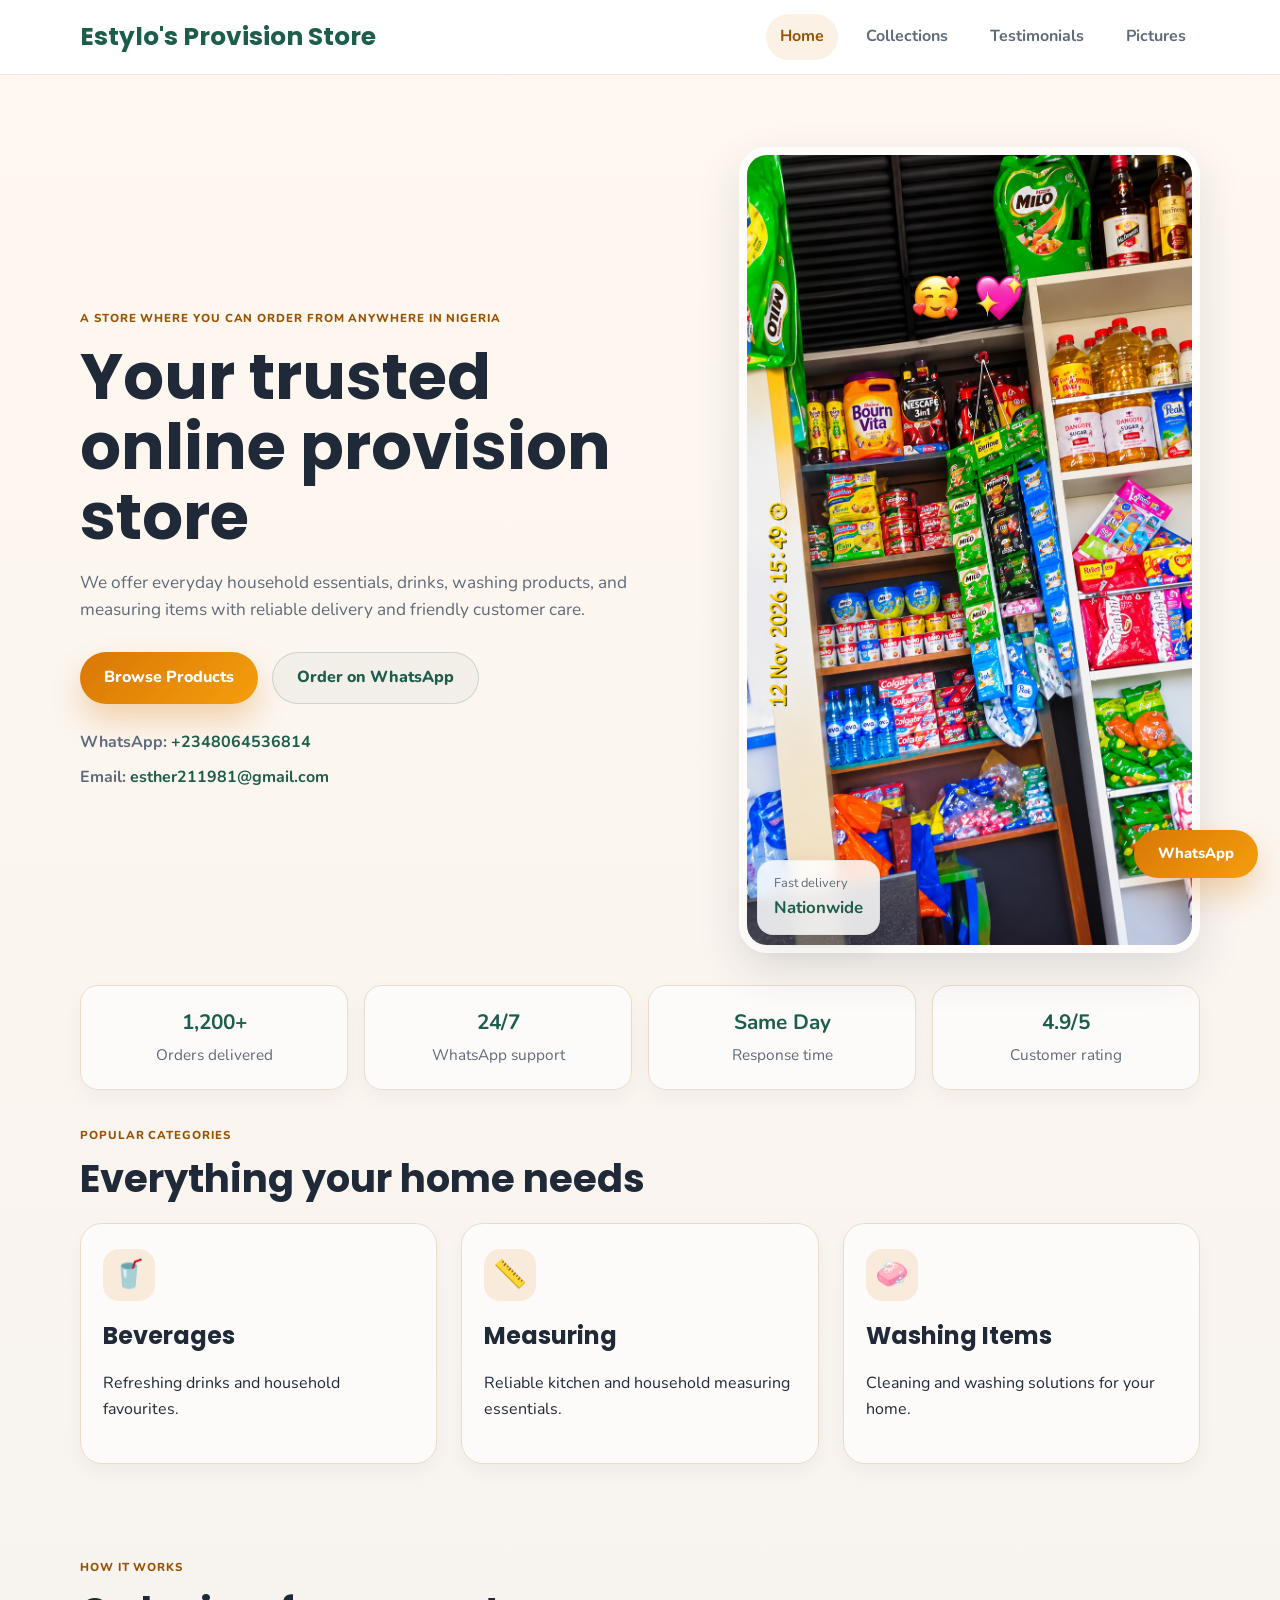
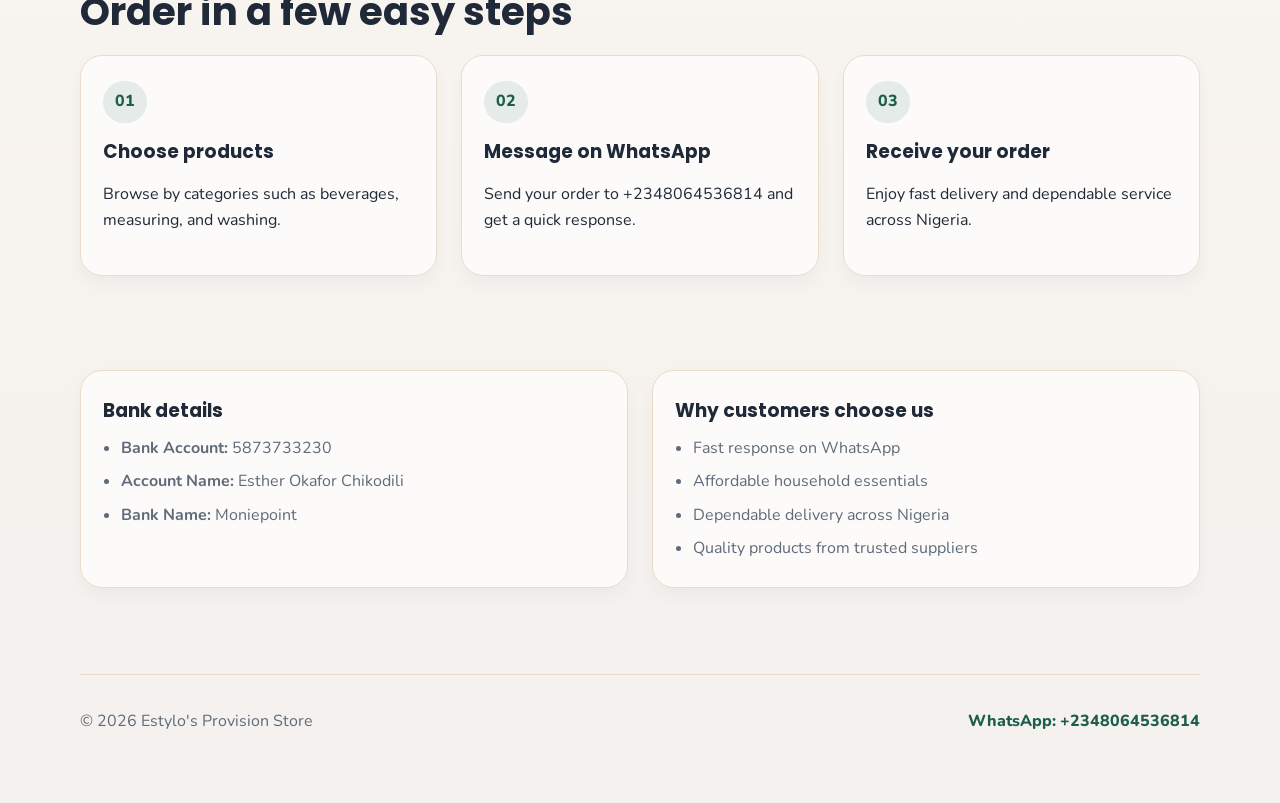
<file: index.html>
<!DOCTYPE html>
<html lang="en">

<head>
    <meta charset="UTF-8">
    <meta name="viewport" content="width=device-width, initial-scale=1.0">
    <title>Estylo's Provision Store</title>
    <meta name="description" content="Estylo's Provision Store delivers household and grocery essentials across Nigeria.">
    <link rel="preconnect" href="https://fonts.googleapis.com">
    <link rel="preconnect" href="https://fonts.gstatic.com" crossorigin>
    <link href="https://fonts.googleapis.com/css2?family=Nunito:wght@400;600;700;800&family=Poppins:wght@500;600;700&display=swap" rel="stylesheet">
    <link rel="stylesheet" href="styles.css">
</head>

<body>
    <header class="site-header">
        <div class="container nav-wrap">
            <a href="index.html" class="brand">Estylo's Provision Store</a>
            <nav class="main-nav" aria-label="Main navigation">
                <a href="index.html" class="active">Home</a>
                <a href="collections.html">Collections</a>
                <a href="testimonies.html">Testimonials</a>
                <a href="pictures.html">Pictures</a>
            </nav>
        </div>
    </header>

    <main>
        <section class="hero">
            <div class="container hero-grid">
                <div class="hero-copy">
                    <p class="eyebrow">A store where you can order from anywhere in Nigeria</p>
                    <h1>Your trusted online provision store</h1>
                    <p class="lead">We offer everyday household essentials, drinks, washing products, and measuring items with reliable delivery and friendly customer care.</p>

                    <div class="cta-row">
                        <a class="primary-btn" href="collections.html">Browse Products</a>
                        <a class="secondary-btn" href="https://wa.me/2348064536814" target="_blank" rel="noreferrer">Order on WhatsApp</a>
                    </div>

                    <ul class="contact-list" aria-label="Store contact details">
                        <li><strong>WhatsApp:</strong> <a href="https://wa.me/2348064536814" target="_blank" rel="noreferrer">+2348064536814</a></li>
                        <li><strong>Email:</strong> <a href="mailto:esther211981@gmail.com">esther211981@gmail.com</a></li>
                    </ul>
                </div>

                <div class="hero-visual">
                    <div class="mini-trust-card">
                        <span>Fast delivery</span>
                        <strong>Nationwide</strong>
                    </div>
                    <img src="shop-main.png" alt="Estylo's provision store display and products">
                </div>
            </div>
        </section>

        <section class="stats-strip">
            <div class="container stats-grid">
                <div class="stat-box">
                    <strong>1,200+</strong>
                    <span>Orders delivered</span>
                </div>
                <div class="stat-box">
                    <strong>24/7</strong>
                    <span>WhatsApp support</span>
                </div>
                <div class="stat-box">
                    <strong>Same Day</strong>
                    <span>Response time</span>
                </div>
                <div class="stat-box">
                    <strong>4.9/5</strong>
                    <span>Customer rating</span>
                </div>
            </div>
        </section>

        <section class="feature-strip">
            <div class="container section-header">
                <p class="eyebrow">Popular categories</p>
                <h2>Everything your home needs</h2>
            </div>
            <div class="container feature-grid">
                <div class="feature-item">
                    <div class="icon-badge">🥤</div>
                    <h2>Beverages</h2>
                    <p>Refreshing drinks and household favourites.</p>
                </div>
                <div class="feature-item">
                    <div class="icon-badge">📏</div>
                    <h2>Measuring</h2>
                    <p>Reliable kitchen and household measuring essentials.</p>
                </div>
                <div class="feature-item">
                    <div class="icon-badge">🧼</div>
                    <h2>Washing Items</h2>
                    <p>Cleaning and washing solutions for your home.</p>
                </div>
            </div>
        </section>

        <section class="how-it-works">
            <div class="container section-header">
                <p class="eyebrow">How it works</p>
                <h2>Order in a few easy steps</h2>
            </div>
            <div class="container steps-grid">
                <article class="step-card">
                    <span class="step-number">01</span>
                    <h3>Choose products</h3>
                    <p>Browse by categories such as beverages, measuring, and washing.</p>
                </article>
                <article class="step-card">
                    <span class="step-number">02</span>
                    <h3>Message on WhatsApp</h3>
                    <p>Send your order to +2348064536814 and get a quick response.</p>
                </article>
                <article class="step-card">
                    <span class="step-number">03</span>
                    <h3>Receive your order</h3>
                    <p>Enjoy fast delivery and dependable service across Nigeria.</p>
                </article>
            </div>
        </section>

        <section class="info-panel">
            <div class="container info-grid">
                <article class="info-card">
                    <h3>Bank details</h3>
                    <ul>
                        <li><strong>Bank Account:</strong> 5873733230</li>
                        <li><strong>Account Name:</strong> Esther Okafor Chikodili</li>
                        <li><strong>Bank Name:</strong> Moniepoint</li>
                    </ul>
                </article>

                <article class="info-card">
                    <h3>Why customers choose us</h3>
                    <ul>
                        <li>Fast response on WhatsApp</li>
                        <li>Affordable household essentials</li>
                        <li>Dependable delivery across Nigeria</li>
                        <li>Quality products from trusted suppliers</li>
                    </ul>
                </article>
            </div>
        </section>
    </main>

    <footer class="site-footer">
        <div class="container footer-wrap">
            <p>© <span data-current-year></span> Estylo's Provision Store</p>
            <a href="https://wa.me/2348064536814" target="_blank" rel="noreferrer">WhatsApp: +2348064536814</a>
        </div>
    </footer>

    <a class="floating-whatsapp" href="https://wa.me/2348064536814" target="_blank" rel="noreferrer" aria-label="Chat on WhatsApp">
        WhatsApp
    </a>

    <script src="script.js"></script>
</body>

</html>
</file>
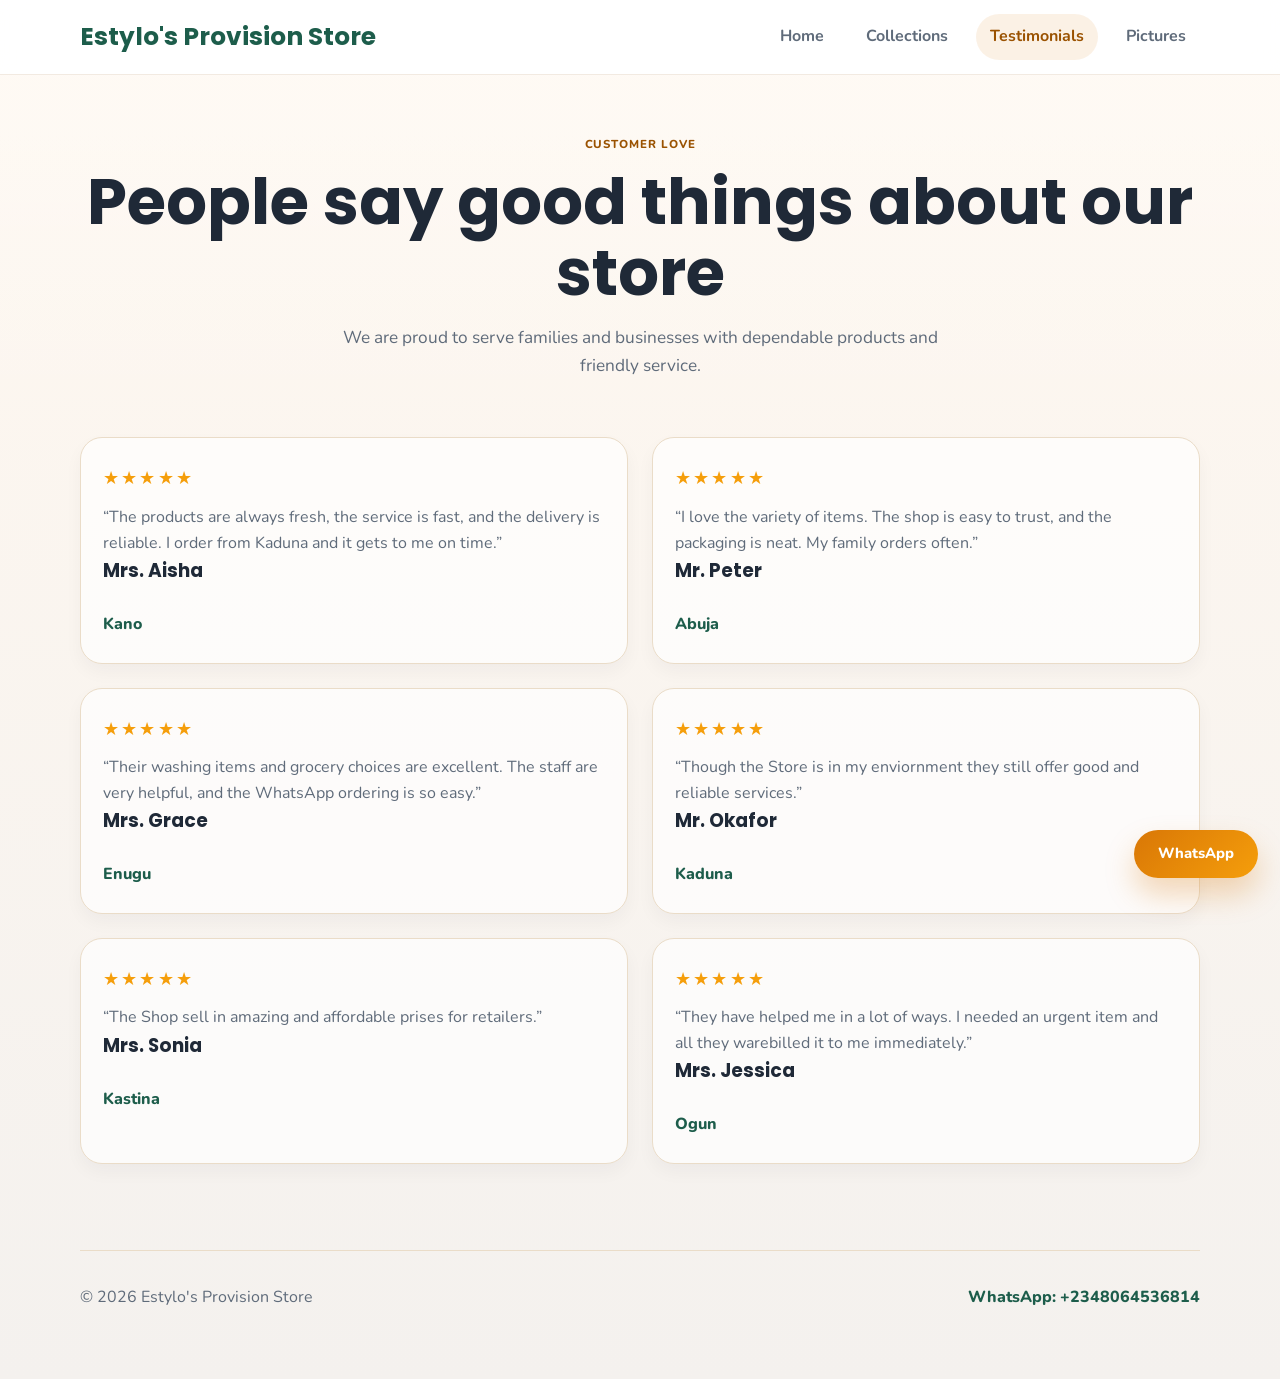
<file: testimonies.html>
<!DOCTYPE html>
<html lang="en">

<head>
    <meta charset="UTF-8">
    <meta name="viewport" content="width=device-width, initial-scale=1.0">
    <title>Testimonials | Estylo's Provision Store</title>
    <meta name="description" content="Customer testimonials for Estylo's Provision Store.">
    <link rel="preconnect" href="https://fonts.googleapis.com">
    <link rel="preconnect" href="https://fonts.gstatic.com" crossorigin>
    <link href="https://fonts.googleapis.com/css2?family=Nunito:wght@400;600;700;800&family=Poppins:wght@500;600;700&display=swap" rel="stylesheet">
    <link rel="stylesheet" href="styles.css">
</head>

<body>
    <header class="site-header">
        <div class="container nav-wrap">
            <a href="index.html" class="brand">Estylo's Provision Store</a>
            <nav class="main-nav" aria-label="Main navigation">
                <a href="index.html">Home</a>
                <a href="collections.html">Collections</a>
                <a href="testimonies.html" class="active">Testimonials</a>
                <a href="pictures.html">Pictures</a>
            </nav>
        </div>
    </header>

    <main>
        <section class="page-hero soft-hero">
            <div class="container center-copy">
                <p class="eyebrow">Customer love</p>
                <h1>People say good things about our store</h1>
                <p class="lead">We are proud to serve families and businesses with dependable products and friendly service.</p>
            </div>
        </section>

        <section class="testimonials-wrap">
            <div class="container testimonials-grid">
                <article class="testimonial-card">
                    <div class="stars" aria-label="Five star rating">★★★★★</div>
                    <p>“The products are always fresh, the service is fast, and the delivery is reliable. I order from Kaduna and it gets to me on time.”</p>
                    <h3>Mrs. Aisha</h3>
                    <span>Kano</span>
                </article>

                <article class="testimonial-card">
                    <div class="stars" aria-label="Five star rating">★★★★★</div>
                    <p>“I love the variety of items. The shop is easy to trust, and the packaging is neat. My family orders often.”</p>
                    <h3>Mr. Peter</h3>
                    <span>Abuja</span>
                </article>

                <article class="testimonial-card">
                    <div class="stars" aria-label="Five star rating">★★★★★</div>
                    <p>“Their washing items and grocery choices are excellent. The staff are very helpful, and the WhatsApp ordering is so easy.”</p>
                    <h3>Mrs. Grace</h3>
                    <span>Enugu</span>
                </article>

                <article class="testimonial-card">
                    <div class="stars" aria-label="Five star rating">★★★★★</div>
                    <p>“Though the Store is in my enviornment they still offer good and reliable services.”</p>
                    <h3>Mr. Okafor</h3>
                    <span>Kaduna</span>
                </article>

                <article class="testimonial-card">
                    <div class="stars" aria-label="Five star rating">★★★★★</div>
                    <p>“The Shop sell in amazing and affordable prises for retailers.”</p>
                    <h3>Mrs. Sonia</h3>
                    <span>Kastina</span>
                </article>
                <article class="testimonial-card">
                    <div class="stars" aria-label="Five star rating">★★★★★</div>
                    <p>“They have helped me in a lot of ways. I needed an urgent item and all they warebilled it to me immediately.”</p>
                    <h3>Mrs. Jessica</h3>
                    <span>Ogun</span>
                </article>
                
            </div>
        </section>
    </main>

    <footer class="site-footer">
        <div class="container footer-wrap">
            <p>© <span data-current-year></span> Estylo's Provision Store</p>
            <a href="https://wa.me/2348064536814" target="_blank" rel="noreferrer">WhatsApp: +2348064536814</a>
        </div>
    </footer>

    <a class="floating-whatsapp" href="https://wa.me/2348064536814" target="_blank" rel="noreferrer" aria-label="Chat on WhatsApp">
        WhatsApp
    </a>

    <script src="script.js"></script>
</body>

</html>
</file>
<file: styles.css>
:root {
    --bg: #f7f3ee;
    --panel: #ffffff;
    --panel-soft: #fffaf4;
    --primary: #d97706;
    --primary-dark: #9a5201;
    --secondary: #1d5d4b;
    --text: #1f2937;
    --muted: #5f6b7a;
    --line: #eadcc8;
    --shadow: 0 18px 45px rgba(31, 41, 55, 0.12);
}

* {
    box-sizing: border-box;
}

html {
    scroll-behavior: smooth;
}

body {
    margin: 0;
    font-family: 'Nunito', sans-serif;
    background: linear-gradient(180deg, #fff8f0 0%, #f4f1ee 100%);
    color: var(--text);
    line-height: 1.6;
}

a {
    color: inherit;
    text-decoration: none;
}

img {
    max-width: 100%;
    display: block;
}

button,
input {
    font: inherit;
}

.container {
    width: min(1120px, calc(100% - 32px));
    margin: 0 auto;
}

.site-header {
    position: sticky;
    top: 0;
    z-index: 100;
    background: rgba(255, 255, 255, 0.94);
    backdrop-filter: blur(14px);
    border-bottom: 1px solid rgba(197, 159, 118, 0.22);
}

.nav-wrap {
    display: flex;
    align-items: center;
    justify-content: space-between;
    min-height: 74px;
    gap: 16px;
}

.brand {
    font-family: 'Poppins', sans-serif;
    font-weight: 700;
    font-size: clamp(1.15rem, 2vw, 1.55rem);
    color: var(--secondary);
}

.main-nav {
    display: flex;
    flex-wrap: wrap;
    align-items: center;
    justify-content: flex-end;
    gap: 14px;
}

.main-nav a {
    padding: 10px 14px;
    border-radius: 999px;
    color: var(--muted);
    font-weight: 700;
    transition: 0.2s ease;
}

.main-nav a:hover,
.main-nav a.active {
    background: rgba(217, 119, 6, 0.1);
    color: var(--primary-dark);
}

.hero {
    padding: 72px 0 24px;
}

.hero-grid {
    display: grid;
    grid-template-columns: 1.15fr 0.85fr;
    align-items: center;
    gap: 36px;
}

.eyebrow {
    margin: 0 0 14px;
    color: var(--primary-dark);
    font-weight: 800;
    letter-spacing: 0.08em;
    text-transform: uppercase;
    font-size: 0.72rem;
}

.hero-copy h1,
.page-hero h1,
.section-header h2 {
    font-family: 'Poppins', sans-serif;
    line-height: 1.1;
    margin: 0 0 16px;
    color: var(--text);
}

.hero-copy h1,
.page-hero h1 {
    font-size: clamp(2.3rem, 5vw, 4rem);
}

.section-header {
    margin-bottom: 22px;
}

.section-header h2 {
    font-size: clamp(1.8rem, 3vw, 2.7rem);
}

.lead {
    max-width: 620px;
    font-size: 1.08rem;
    color: var(--muted);
    margin: 0;
}

.cta-row {
    display: flex;
    flex-wrap: wrap;
    gap: 14px;
    margin-top: 28px;
}

.primary-btn,
.secondary-btn,
.category-button,
.floating-whatsapp {
    display: inline-flex;
    align-items: center;
    justify-content: center;
    min-height: 48px;
    padding: 12px 24px;
    border-radius: 999px;
    border: none;
    cursor: pointer;
    font-weight: 800;
    transition: transform 0.2s ease, box-shadow 0.2s ease;
}

.primary-btn,
.floating-whatsapp {
    background: linear-gradient(135deg, var(--primary), #f59e0b);
    color: white;
    box-shadow: 0 16px 30px rgba(217, 119, 6, 0.28);
}

.secondary-btn {
    border: 1px solid rgba(29, 93, 75, 0.18);
    background: rgba(29, 93, 75, 0.04);
    color: var(--secondary);
}

.primary-btn:hover,
.secondary-btn:hover,
.category-button:hover,
.floating-whatsapp:hover {
    transform: translateY(-1px);
}

.contact-list {
    list-style: none;
    padding: 0;
    margin: 26px 0 0;
    display: grid;
    gap: 10px;
    color: var(--muted);
    font-size: 1rem;
}

.contact-list a {
    color: var(--secondary);
    font-weight: 700;
}

.hero-visual {
    position: relative;
}

.hero-visual img {
    border-radius: 28px;
    box-shadow: var(--shadow);
    border: 8px solid rgba(255, 255, 255, 0.8);
}

.mini-trust-card {
    position: absolute;
    left: 18px;
    bottom: 18px;
    display: inline-flex;
    flex-direction: column;
    gap: 2px;
    padding: 12px 16px;
    background: rgba(255, 255, 255, 0.85);
    border: 1px solid rgba(29, 93, 75, 0.06);
    border-radius: 16px;
    box-shadow: 0 10px 25px rgba(15, 23, 42, 0.12);
    backdrop-filter: blur(8px);
}

.mini-trust-card span {
    color: var(--muted);
    font-size: 0.8rem;
}

.mini-trust-card strong {
    color: var(--secondary);
    font-size: 1.05rem;
}

.stats-strip {
    padding: 8px 0 10px;
}

.stats-grid {
    display: grid;
    grid-template-columns: repeat(4, minmax(0, 1fr));
    gap: 16px;
}

.stat-box {
    background: rgba(255, 255, 255, 0.68);
    border: 1px solid var(--line);
    border-radius: 18px;
    padding: 20px 18px;
    text-align: center;
    box-shadow: 0 8px 20px rgba(15, 23, 42, 0.04);
}

.stat-box strong {
    display: block;
    font-size: 1.3rem;
    color: var(--secondary);
    margin-bottom: 4px;
}

.stat-box span {
    color: var(--muted);
    font-size: 0.96rem;
}

.feature-strip,
.how-it-works,
.info-panel,
.collection-section,
.testimonials-wrap,
.gallery-section {
    padding: 26px 0 68px;
}

.feature-grid,
.steps-grid,
.info-grid,
.testimonials-grid,
.gallery-grid {
    display: grid;
    gap: 24px;
}

.feature-grid,
.steps-grid {
    grid-template-columns: repeat(3, minmax(0, 1fr));
}

.feature-item,
.info-card,
.testimonial-card,
.step-card {
    background: rgba(255, 255, 255, 0.7);
    border: 1px solid var(--line);
    border-radius: 22px;
    padding: 25px 22px;
    box-shadow: 0 8px 18px rgba(15, 23, 42, 0.04);
}

.icon-badge {
    width: 52px;
    height: 52px;
    display: grid;
    place-items: center;
    border-radius: 16px;
    background: rgba(217, 119, 6, 0.12);
    font-size: 1.7rem;
    margin-bottom: 16px;
}

.feature-item h2,
.info-card h3,
.testimonial-card h3,
.step-card h3 {
    margin-top: 0;
    margin-bottom: 10px;
    font-family: 'Poppins', sans-serif;
}

.step-number {
    display: inline-block;
    margin-bottom: 14px;
    padding: 8px 12px;
    border-radius: 999px;
    background: rgba(29, 93, 75, 0.1);
    color: var(--secondary);
    font-weight: 800;
}

.info-grid {
    grid-template-columns: repeat(2, minmax(0, 1fr));
}

.info-card ul,
.testimonial-card p {
    margin: 0;
    color: var(--muted);
}

.info-card ul {
    padding-left: 18px;
}

.info-card li + li {
    margin-top: 8px;
}

.page-hero {
    padding: 60px 0 32px;
}

.soft-hero {
    background: linear-gradient(180deg, rgba(255,255,255,0.3), rgba(255,255,255,0) 100%);
}

.center-copy {
    text-align: center;
}

.center-copy .lead {
    margin: 0 auto;
}

.filter-bar {
    display: flex;
    align-items: center;
    justify-content: space-between;
    gap: 16px;
    margin-bottom: 22px;
    flex-wrap: wrap;
}

.search-box {
    display: flex;
    align-items: center;
    gap: 10px;
    flex: 1;
    min-width: 220px;
    max-width: 420px;
    background: #fff;
    border: 1px solid var(--line);
    border-radius: 18px;
    padding: 10px 14px;
    color: var(--muted);
    font-weight: 700;
}

.search-box input {
    width: 100%;
    border: 0;
    outline: 0;
    background: transparent;
    color: var(--text);
    font-size: 0.98rem;
}

.search-box input::placeholder {
    color: #8b99a9;
}

.mini-metrics {
    display: flex;
    flex-wrap: wrap;
    gap: 10px;
}

.mini-metrics span {
    display: inline-flex;
    padding: 8px 12px;
    border-radius: 999px;
    background: rgba(29, 93, 75, 0.08);
    color: var(--secondary);
    font-weight: 700;
    font-size: 0.84rem;
}

.category-selector {
    display: flex;
    flex-wrap: wrap;
    justify-content: center;
    gap: 14px;
    margin-bottom: 28px;
}

.category-button {
    background: #fff;
    border: 1px solid var(--line);
    color: var(--text);
    padding-inline: 26px;
}

.category-button.is-active {
    background: var(--secondary);
    color: #fff;
    box-shadow: 0 12px 25px rgba(29, 93, 75, 0.18);
}

.products-grid {
    display: grid;
    grid-template-columns: repeat(3, minmax(0, 1fr));
    gap: 22px;
}

.product-card {
    background: var(--panel);
    border: 1px solid var(--line);
    border-radius: 24px;
    overflow: hidden;
    box-shadow: 0 10px 22px rgba(15, 23, 42, 0.05);
}

.product-card img {
    width: 100%;
    height: 220px;
    object-fit: cover;
    background: #f3efe9;
}

.product-badge {
    display: inline-block;
    margin-bottom: 12px;
    padding: 6px 10px;
    border-radius: 999px;
    background: rgba(217, 119, 6, 0.1);
    color: var(--primary-dark);
    font-size: 0.74rem;
    font-weight: 800;
    letter-spacing: 0.04em;
    text-transform: uppercase;
}

.product-card-content {
    padding: 18px 18px 20px;
}

.product-card h3 {
    margin: 0 0 8px;
    font-size: 1.12rem;
}

.product-card p {
    margin: 0 0 14px;
    color: var(--muted);
}

.product-meta {
    display: flex;
    align-items: center;
    justify-content: space-between;
    gap: 8px;
}

.product-price {
    font-weight: 800;
    color: var(--secondary);
}

.product-card .primary-btn {
    min-height: 42px;
    padding: 10px 16px;
    font-size: 0.92rem;
}

.testimonials-grid {
    grid-template-columns: repeat(2, minmax(0, 1fr));
}

.stars {
    color: #f59e0b;
    letter-spacing: 0.12em;
    font-size: 1.15rem;
    margin-bottom: 12px;
}

.testimonial-card span {
    display: inline-block;
    margin-top: 16px;
    color: var(--secondary);
    font-weight: 800;
}

.gallery-grid {
    grid-template-columns: repeat(3, minmax(0, 1fr));
}

.gallery-item {
    margin: 0;
    overflow: hidden;
    border-radius: 22px;
    border: 1px solid var(--line);
    background: #fff;
    min-height: 250px;
}

.gallery-item img {
    width: 100%;
    height: 100%;
    min-height: 250px;
    object-fit: cover;
}

.gallery-item.large {
    grid-column: span 2;
}

.site-footer {
    padding: 18px 0 52px;
}

.footer-wrap {
    border-top: 1px solid var(--line);
    display: flex;
    align-items: center;
    justify-content: space-between;
    gap: 16px;
    padding-top: 18px;
    color: var(--muted);
}

.footer-wrap a {
    color: var(--secondary);
    font-weight: 800;
}

.floating-whatsapp {
    position: fixed;
    right: 22px;
    bottom: 22px;
    z-index: 120;
    border-radius: 999px;
    font-size: 0.92rem;
}

@media (max-width: 820px) {
    .hero-grid,
    .feature-grid,
    .steps-grid,
    .info-grid,
    .testimonials-grid,
    .products-grid,
    .gallery-grid,
    .stats-grid {
        grid-template-columns: 1fr;
    }

    .gallery-item.large {
        grid-column: span 1;
    }

    .nav-wrap,
    .footer-wrap,
    .filter-bar {
        flex-direction: column;
        align-items: flex-start;
    }

    .main-nav {
        display: grid;
        grid-template-columns: repeat(2, minmax(0, 1fr));
        width: 100%;
        justify-content: stretch;
        gap: 8px;
    }

    .main-nav a {
        width: 100%;
        text-align: center;
    }

    .brand {
        font-size: 1.08rem;
    }

    .cta-row {
        flex-direction: column;
    }

    .cta-row a,
    .primary-btn,
    .secondary-btn {
        width: 100%;
    }

    .hero {
        padding-top: 36px;
    }

    .hero-copy h1,
    .page-hero h1 {
        font-size: clamp(2.1rem, 9vw, 3rem);
    }

    .floating-whatsapp {
        right: 14px;
        bottom: 14px;
        min-height: 52px;
        padding: 12px 18px;
    }

    body {
        padding-bottom: 82px;
    }
}

@media (prefers-reduced-motion: reduce) {
    html {
        scroll-behavior: auto;
    }

    *, *::before, *::after {
        animation: none !important;
        transition: none !important;
    }
}
</file>
